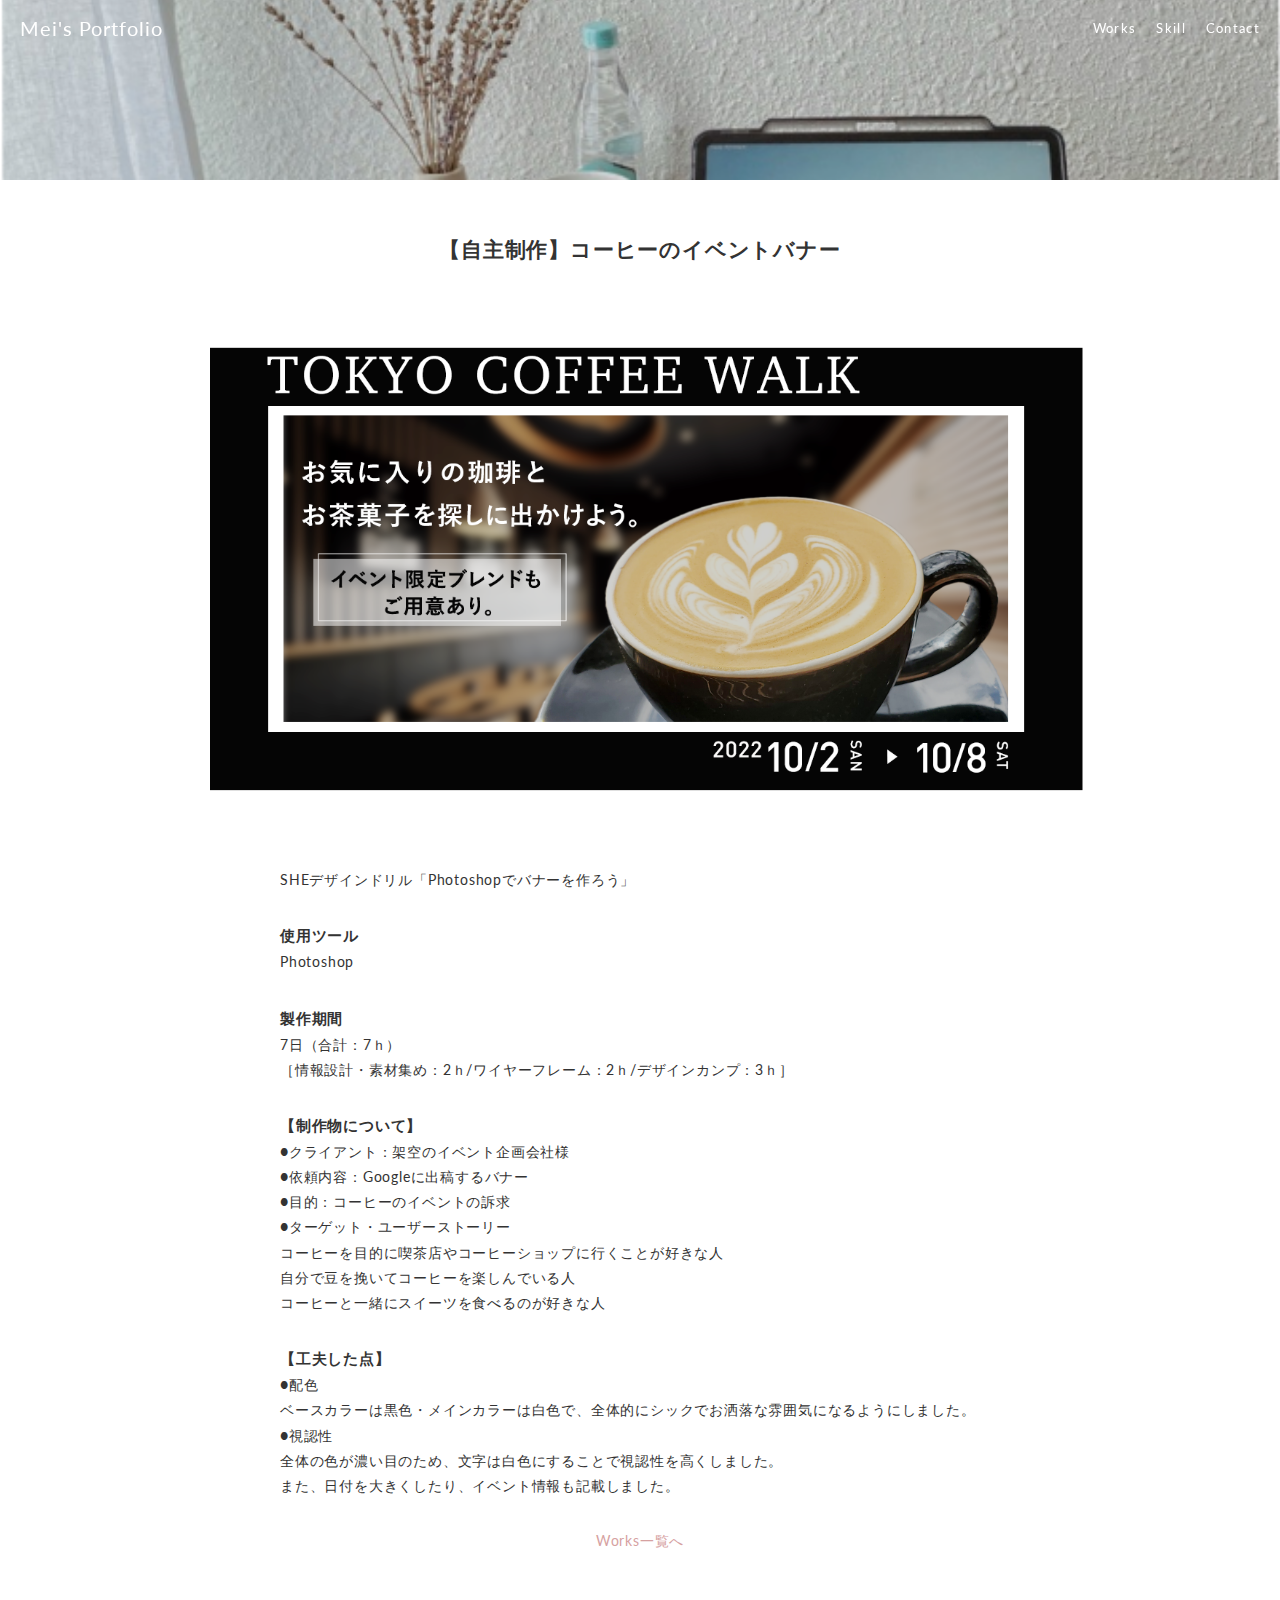
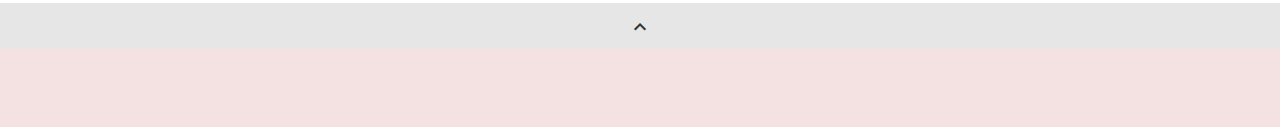
<file: works-coffee.html>
<!DOCTYPE html>
<html>

<head>
  <meta charset="utf-8">
  <meta name="viewport" content="width=device-width,initial-scale=1.0,user-scalable=no">
  <meta property='og:type' content='website'>
  <meta property='og:title' content='WebデザイナーMei Okabe ポートフォリオ'>
  <meta property='og:url' content='URLが入る'>
  <meta property='og:description' content='Mei Okabeのポートフォリオサイトです。'>
  <meta property="og:image" content="img/ogp.png">
  <meta name="description" content="Mei Okabeのポートフォリオサイトです" />
  <title>Mei Okabe ポートフォリオ</title>
  <link rel="preconnect" href="https://fonts.gstatic.com">
  <link href="https://fonts.googleapis.com/css2?family=Lato&display=swap" rel="stylesheet">
  <link href="https://fonts.googleapis.com/css?family=Material+Icons+Outlined" rel="stylesheet">
  <link href="css/ress.css" media="all" rel="stylesheet" type="text/css" />
  <link href="css/style.css" media="all" rel="stylesheet" type="text/css" />
  <link rel="shortcut icon" href="img/favicon.ico" />
  <link rel=”canonical” href=”URLが入る” />
</head>

<body>
  <div class="wrapper">

    <!-- header -->
    <header class="header">
      <div class="header-inner">
        <h1 class="header-logo">
          <a href=".">Mei's Portfolio</a>
        </h1>
        <nav class="header-nav">
          <ul class="header-nav-list">
            <li class="header-nav-item"><a href="./#works">Works</a></li>
            <li class="header-nav-item"><a href="./#skill">Skill</a></li>
            <li class="header-nav-item"><a href="./#contact">Contact</a></li>
          </ul>
        </nav>
      </div>
    </header>
    <!-- /header -->

    <main class="content">

      <!-- sub-main-visual -->
      <div class="sub-main-visual">
        <div class="sub-main-visual-img"></div>
      </div>
      <!-- /sub-main-visual -->

      <article class="article">
        <div class="article-inner">
          <h2 class="article-title">【自主制作】コーヒーのイベントバナー</h2>
          <p class="article-img">
            <img src="img/coffee1.png" alt="">
          </p>
          <div class="article-body">
            <p>
              SHEデザインドリル「Photoshopでバナーを作ろう」
            </p>
            <h3 class="article-info-title">使用ツール</h3>
            <p>Photoshop</p>
            <h3 class="article-info-title">製作期間</h3>
            <p>7日（合計：7ｈ）<br>［情報設計・素材集め：2ｈ/ワイヤーフレーム：2ｈ/デザインカンプ：3ｈ］</p>
            <h3 class="article-info-title">【制作物について】</h3>
            <p>
              ●クライアント：架空のイベント企画会社様<br>●依頼内容：Googleに出稿するバナー<br>●目的：コーヒーのイベントの訴求<br>●ターゲット・ユーザーストーリー<br>コーヒーを目的に喫茶店やコーヒーショップに行くことが好きな人<br>自分で豆を挽いてコーヒーを楽しんでいる人<br>コーヒーと一緒にスイーツを食べるのが好きな人
            </p>
            <h3 class="article-info-title">【工夫した点】</h3>
            <p>
              ●配色<br>ベースカラーは黒色・メインカラーは白色で、全体的にシックでお洒落な雰囲気になるようにしました。<br>●視認性<br>全体の色が濃い目のため、文字は白色にすることで視認性を高くしました。<br>また、日付を大きくしたり、イベント情報も記載しました。
            </p>
          </div>

          <div class="home-link">
            <a href="./#works">Works一覧へ</a>
          </div>
        </div>
      </article>



      <div class="page-top" id="js-page-top">
        <span class="material-icons-outlined">expand_less</span>
      </div>
    </main>

    <!-- footer -->
    <footer class="footer">
      <div class="copyright">&copy;Mei Okabe</div>
    </footer>
    <!-- /footer -->

  </div>
  <script src="https://ajax.googleapis.com/ajax/libs/jquery/3.5.1/jquery.min.js"></script>
  <script type='text/javascript' src="js/script.js"></script>
</body>

</html>
</file>
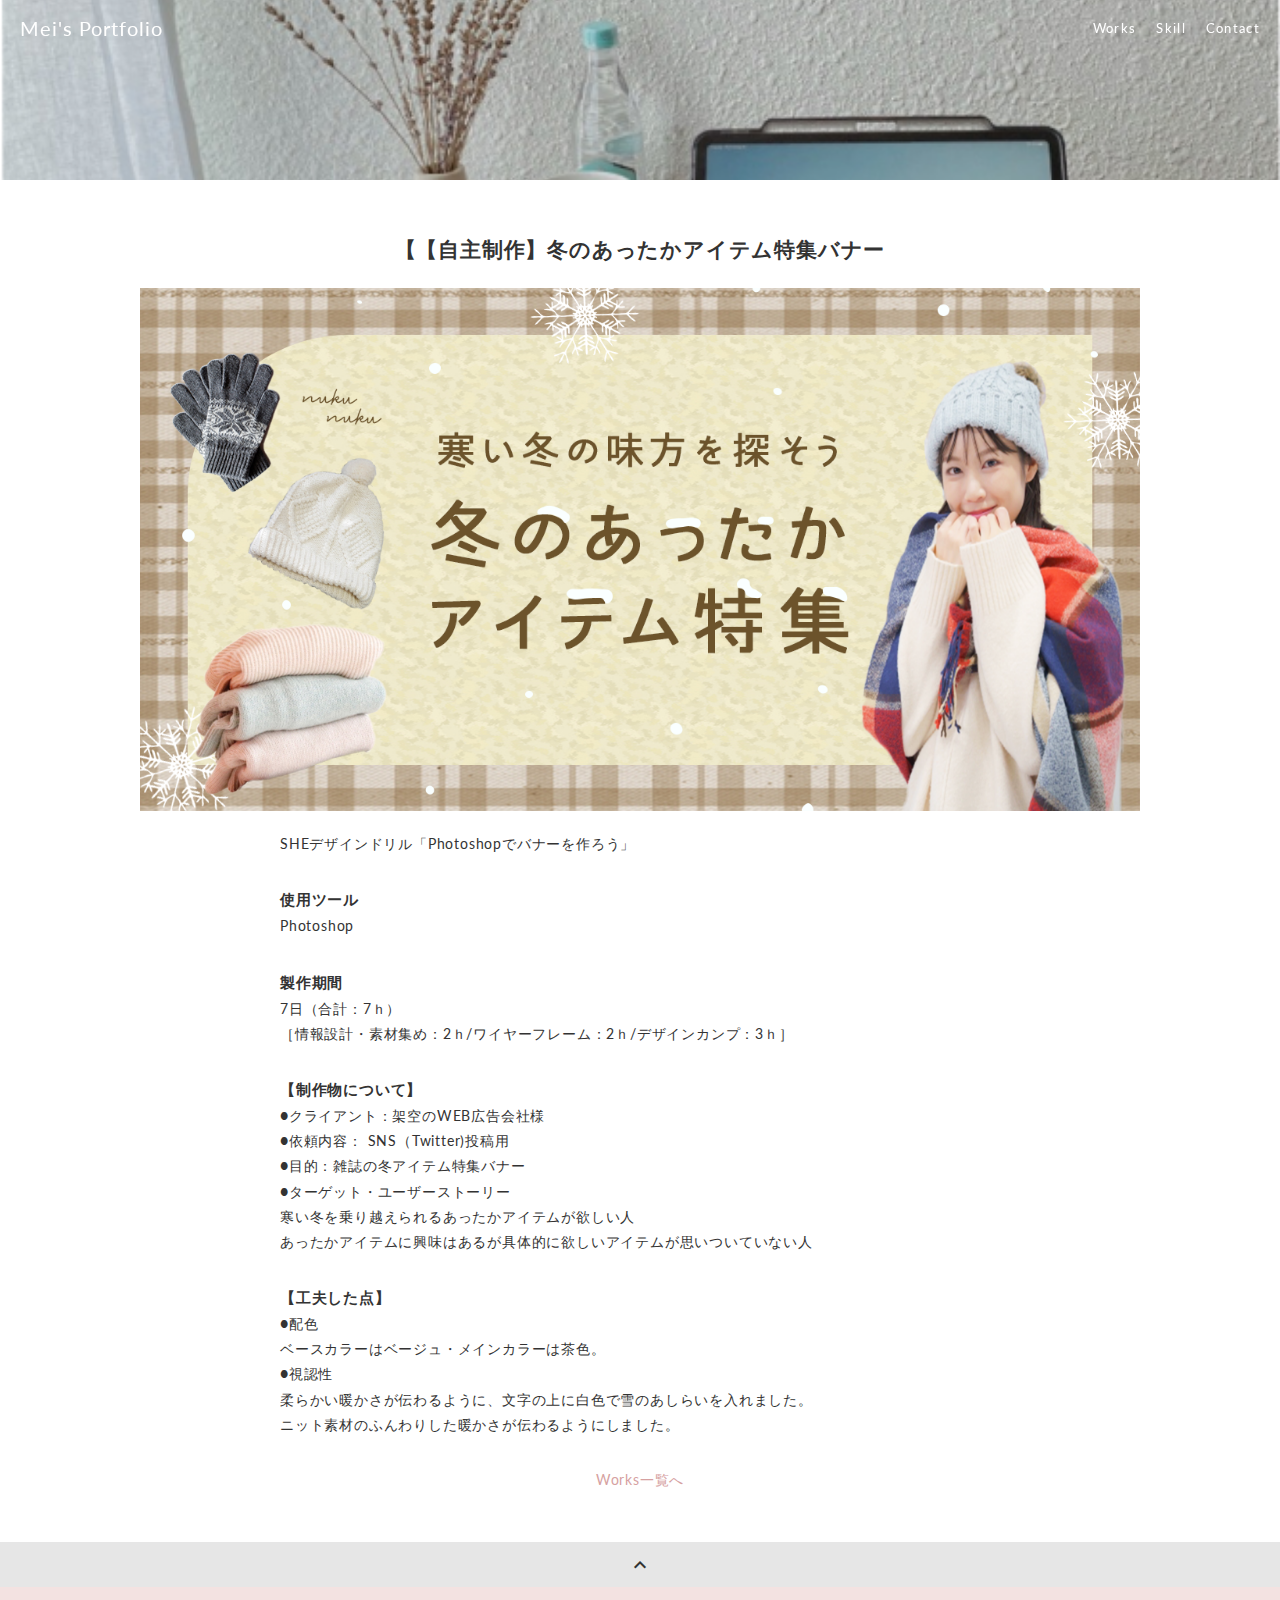
<file: works-fuyu.html>
<!DOCTYPE html>
<html>

<head>
  <meta charset="utf-8">
  <meta name="viewport" content="width=device-width,initial-scale=1.0,user-scalable=no">
  <meta property='og:type' content='website'>
  <meta property='og:title' content='WebデザイナーMei Okabe ポートフォリオ'>
  <meta property='og:url' content='URLが入る'>
  <meta property='og:description' content='Mei Okabeのポートフォリオサイトです。'>
  <meta property="og:image" content="img/ogp.png">
  <meta name="description" content="Mei Okabeのポートフォリオサイトです" />
  <title>Mei Okabe ポートフォリオ</title>
  <link rel="preconnect" href="https://fonts.gstatic.com">
  <link href="https://fonts.googleapis.com/css2?family=Lato&display=swap" rel="stylesheet">
  <link href="https://fonts.googleapis.com/css?family=Material+Icons+Outlined" rel="stylesheet">
  <link href="css/ress.css" media="all" rel="stylesheet" type="text/css" />
  <link href="css/style.css" media="all" rel="stylesheet" type="text/css" />
  <link rel="shortcut icon" href="img/favicon.ico" />
  <link rel=”canonical” href=”URLが入る” />
</head>

<body>
  <div class="wrapper">

    <!-- header -->
    <header class="header">
      <div class="header-inner">
        <h1 class="header-logo">
          <a href=".">Mei's Portfolio</a>
        </h1>
        <nav class="header-nav">
          <ul class="header-nav-list">
            <li class="header-nav-item"><a href="./#works">Works</a></li>
            <li class="header-nav-item"><a href="./#skill">Skill</a></li>
            <li class="header-nav-item"><a href="./#contact">Contact</a></li>
          </ul>
        </nav>
      </div>
    </header>
    <!-- /header -->

    <main class="content">

      <!-- sub-main-visual -->
      <div class="sub-main-visual">
        <div class="sub-main-visual-img"></div>
      </div>
      <!-- /sub-main-visual -->

      <article class="article">
        <div class="article-inner">
          <h2 class="article-title">【【自主制作】冬のあったかアイテム特集バナー
          </h2>
          <p class="article-img">
            <img src="img/冬.png" alt="">
          </p>
          <div class="article-body">
            <p>
              SHEデザインドリル「Photoshopでバナーを作ろう」
            </p>
            <h3 class="article-info-title">使用ツール</h3>
            <p>Photoshop</p>
            <h3 class="article-info-title">製作期間</h3>
            <p>7日（合計：7ｈ）<br>［情報設計・素材集め：2ｈ/ワイヤーフレーム：2ｈ/デザインカンプ：3ｈ］</p>
            <h3 class="article-info-title">【制作物について】</h3>
            <p>●クライアント：架空のWEB広告会社様<br>
              ●依頼内容： SNS（Twitter)投稿用<br>
              ●目的：雑誌の冬アイテム特集バナー
              <br>●ターゲット・ユーザーストーリー<br>
              寒い冬を乗り越えられるあったかアイテムが欲しい人<br>
              あったかアイテムに興味はあるが具体的に欲しいアイテムが思いついていない人<br>
            </p>
            <h3 class="article-info-title">【工夫した点】</h3>
            <p>
              ●配色<br>ベースカラーはベージュ・メインカラーは茶色。<br>
              ●視認性<br>柔らかい暖かさが伝わるように、文字の上に白色で雪のあしらいを入れました。<br>
              ニット素材のふんわりした暖かさが伝わるようにしました。
            </p>
          </div>

          <div class="home-link">
            <a href="./#works">Works一覧へ</a>
          </div>
        </div>
      </article>

      <div class="page-top" id="js-page-top">
        <span class="material-icons-outlined">expand_less</span>
      </div>
    </main>

    <!-- footer -->
    <footer class="footer">
      <div class="copyright">&copy;Mei Okabe</div>
    </footer>
    <!-- /footer -->

  </div>
  <script src="https://ajax.googleapis.com/ajax/libs/jquery/3.5.1/jquery.min.js"></script>
  <script type='text/javascript' src="js/script.js"></script>
</body>

</html>
</file>
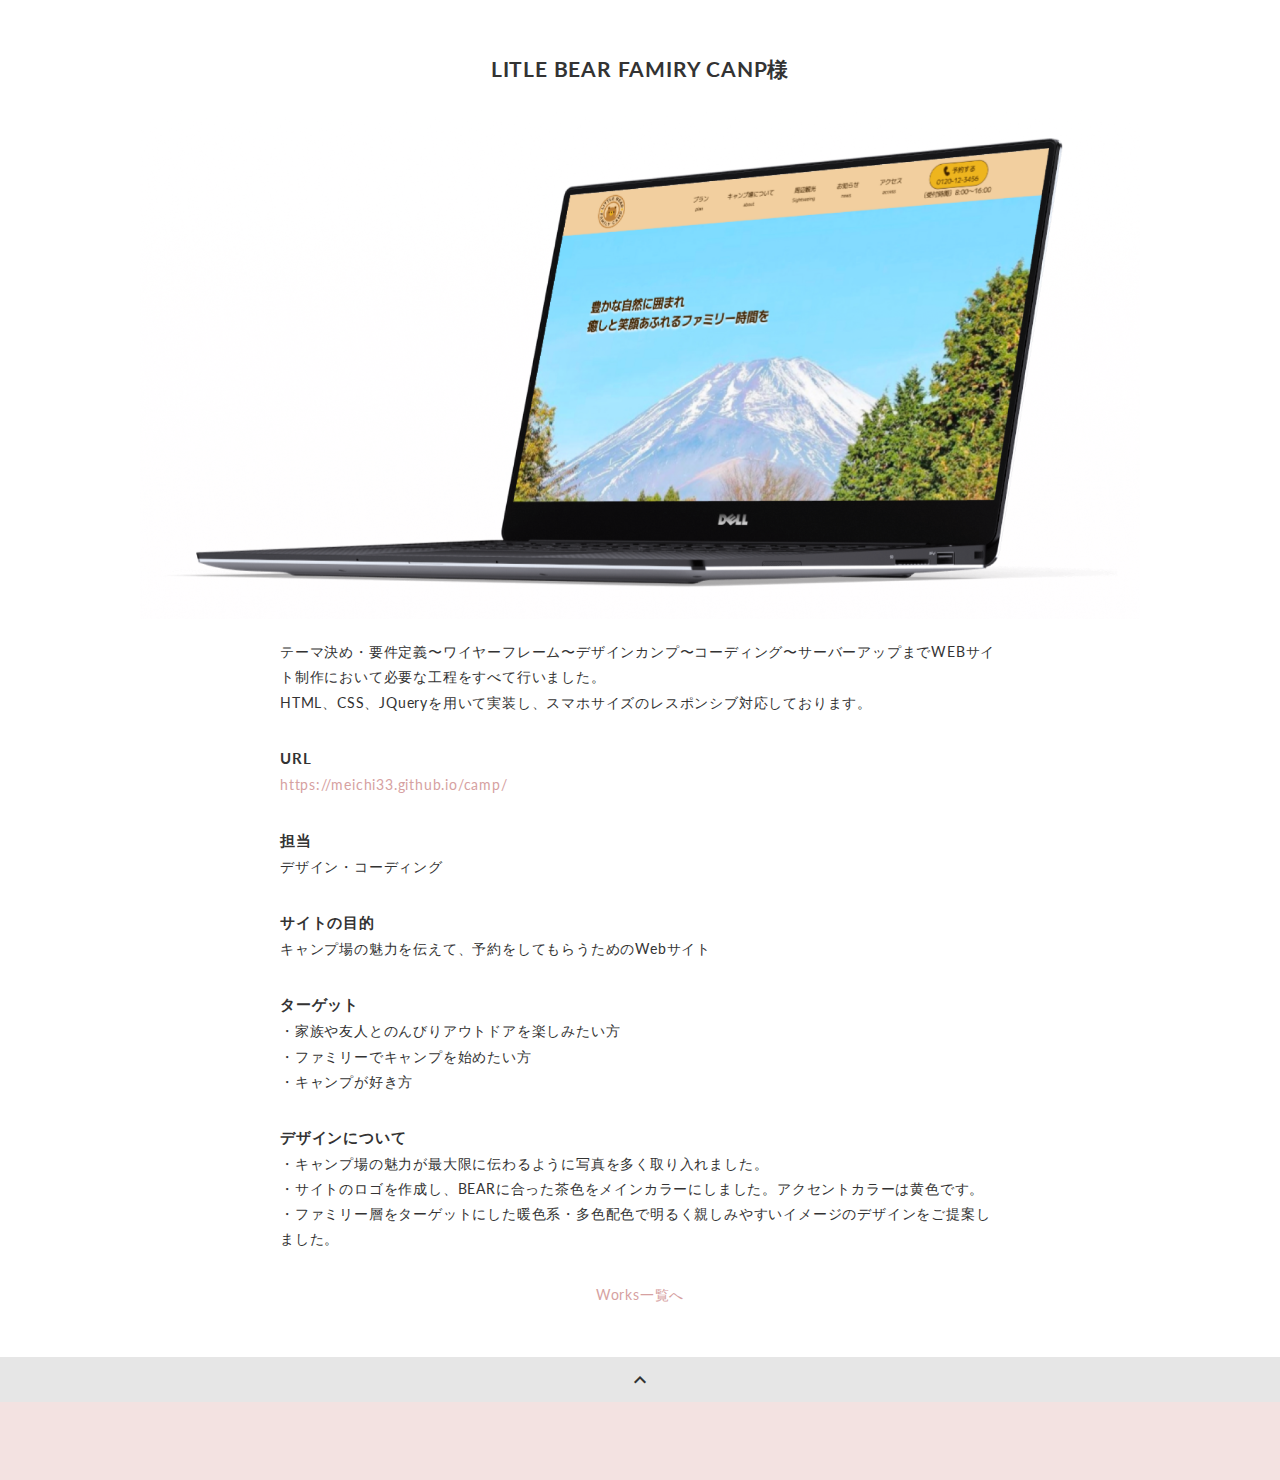
<file: works-orijinaru.html>
<!DOCTYPE html>
<html>

<head>
    <meta charset="utf-8">
    <meta name="viewport" content="width=device-width,initial-scale=1.0,user-scalable=no">
    <meta property='og:type' content='website'>
    <meta property='og:title' content='WebデザイナーMei Okabe ポートフォリオ'>
    <meta property='og:url' content='URLが入る'>
    <meta property='og:description' content='Mei Okabeのポートフォリオサイトです。'>
    <meta property="og:image" content="img/ogp.png">
    <meta name="description" content="Mei Okabeのポートフォリオサイトです" />
    <title>Mei Okabe ポートフォリオ</title>
    <link rel="preconnect" href="https://fonts.gstatic.com">
    <link href="https://fonts.googleapis.com/css2?family=Lato&display=swap" rel="stylesheet">
    <link href="https://fonts.googleapis.com/css?family=Material+Icons+Outlined" rel="stylesheet">
    <link href="css/ress.css" media="all" rel="stylesheet" type="text/css" />
    <link href="css/style.css" media="all" rel="stylesheet" type="text/css" />
    <link rel="shortcut icon" href="img/favicon.ico" />
    <link rel=”canonical” href=”URLが入る” />
</head>

<body>
    <div class="wrapper">

        <!-- header -->
        <header class="header">
            <div class="header-inner">
                <h1 class="header-logo">
                    <a href=".">Mei's Portfolio</a>
                </h1>
                <nav class="header-nav">
                    <ul class="header-nav-list">
                        <li class="header-nav-item"><a href="./#works">Works</a></li>
                        <li class="header-nav-item"><a href="./#skill">Skill</a></li>
                        <li class="header-nav-item"><a href="./#contact">Contact</a></li>
                    </ul>
                </nav>
            </div>
        </header>
        <!-- /header -->
        <main class="content">

            <article class="article">
                <div class="article-inner">
                    <h2 class="article-title">LITLE BEAR FAMIRY CANP様</h2>
                    <p class="article-img">
                        <img src="img/Dell XPS.png" alt="">
                    </p>
                    <div class="article-body">
                        <p>
                            テーマ決め・要件定義〜ワイヤーフレーム〜デザインカンプ〜コーディング〜サーバーアップまでWEBサイト制作において必要な工程をすべて行いました。<br>
                            HTML、CSS、JQueryを用いて実装し、スマホサイズのレスポンシブ対応しております。
                        </p>
                        <h3 class="article-info-title">URL</h3>
                        <p><a href="https://meichi33.github.io/camp/" target="_blank" rel="noopener">https://meichi33.github.io/camp/</a></p>
                        <h3 class="article-info-title">担当</h3>
                        <p>デザイン・コーディング</p>
                        <h3 class="article-info-title">サイトの目的</h3>
                        <p>キャンプ場の魅力を伝えて、予約をしてもらうためのWebサイト
                        </p>
                        <h3 class="article-info-title">ターゲット</h3>
                        <p>・家族や友人とのんびりアウトドアを楽しみたい方<br>
                            ・ファミリーでキャンプを始めたい方<br>
                            ・キャンプが好き方<br>
                        </p>
                        <h3 class="article-info-title">デザインについて</h3>
                        <p>
                            ・キャンプ場の魅力が最大限に伝わるように写真を多く取り入れました。<br>
                            ・サイトのロゴを作成し、BEARに合った茶色をメインカラーにしました。アクセントカラーは黄色です。
                            ・ファミリー層をターゲットにした暖色系・多色配色で明るく親しみやすいイメージのデザインをご提案しました。
                            <br>
                        </p>
                    </div>
                    <div class="home-link">
                        <a href="./#works">Works一覧へ</a>
                    </div>
                </div>
            </article>

            <div class="page-top" id="js-page-top">
                <span class="material-icons-outlined">expand_less</span>
            </div>
        </main>
        <!-- footer -->
        <footer class="footer">
            <div class="copyright">&copy;Mei Okabe</div>
        </footer>
        <!-- /footer -->

    </div>
    <script src="https://ajax.googleapis.com/ajax/libs/jquery/3.5.1/jquery.min.js"></script>
    <script type='text/javascript' src="js/script.js"></script>
</body>

</html>
</file>
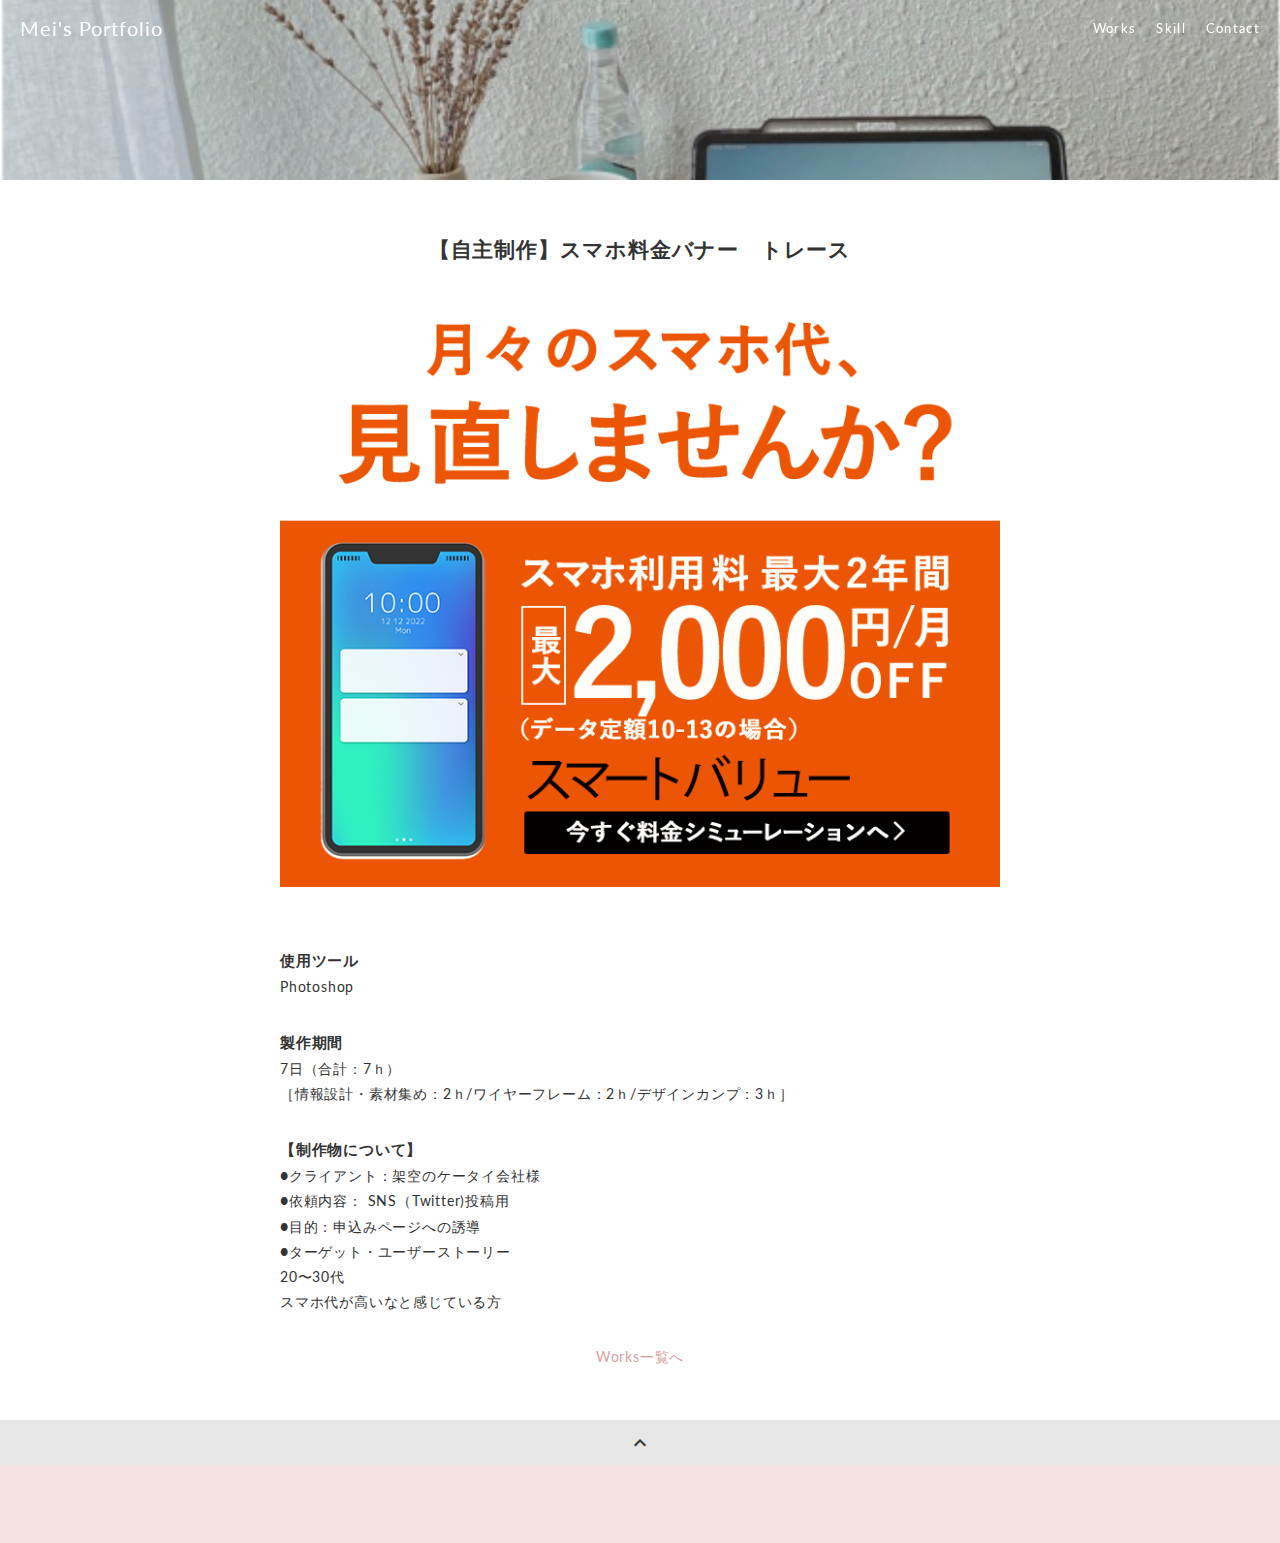
<file: works-sp.html>
<!DOCTYPE html>
<html>

<head>
    <meta charset="utf-8">
    <meta name="viewport" content="width=device-width,initial-scale=1.0,user-scalable=no">
    <meta property='og:type' content='website'>
    <meta property='og:title' content='WebデザイナーMei Okabe ポートフォリオ'>
    <meta property='og:url' content='URLが入る'>
    <meta property='og:description' content='Mei Okabeのポートフォリオサイトです。'>
    <meta property="og:image" content="img/ogp.png">
    <meta name="description" content="Mei Okabeのポートフォリオサイトです" />
    <title>Mei Okabe ポートフォリオ</title>
    <link rel="preconnect" href="https://fonts.gstatic.com">
    <link href="https://fonts.googleapis.com/css2?family=Lato&display=swap" rel="stylesheet">
    <link href="https://fonts.googleapis.com/css?family=Material+Icons+Outlined" rel="stylesheet">
    <link href="css/ress.css" media="all" rel="stylesheet" type="text/css" />
    <link href="css/style.css" media="all" rel="stylesheet" type="text/css" />
    <link rel="shortcut icon" href="img/favicon.ico" />
    <link rel=”canonical” href=”URLが入る” />
</head>

<body>
    <div class="wrapper">

        <!-- header -->
        <header class="header">
            <div class="header-inner">
                <h1 class="header-logo">
                    <a href=".">Mei's Portfolio</a>
                </h1>
                <nav class="header-nav">
                    <ul class="header-nav-list">
                        <li class="header-nav-item"><a href="./#works">Works</a></li>
                        <li class="header-nav-item"><a href="./#skill">Skill</a></li>
                        <li class="header-nav-item"><a href="./#contact">Contact</a></li>
                    </ul>
                </nav>
            </div>
        </header>
        <!-- /header -->

        <main class="content">

            <!-- sub-main-visual -->
            <div class="sub-main-visual">
                <div class="sub-main-visual-img"></div>
            </div>
            <!-- /sub-main-visual -->

            <article class="article">
                <div class="article-inner">
                    <h2 class="article-title">【自主制作】スマホ料金バナー　トレース
                    </h2>
                    <div class="article-body">
                        <p class="article-img">
                            <img src="img/スマホ.png" alt="">
                        </p>
                        <h3 class="article-info-title">使用ツール</h3>
                        <p>Photoshop</p>
                        <h3 class="article-info-title">製作期間</h3>
                        <p>7日（合計：7ｈ）<br>［情報設計・素材集め：2ｈ/ワイヤーフレーム：2ｈ/デザインカンプ：3ｈ］</p>
                        <h3 class="article-info-title">【制作物について】</h3>
                        <p>●クライアント：架空のケータイ会社様<br>
                            ●依頼内容： SNS（Twitter)投稿用<br>
                            ●目的：申込みページへの誘導<br>
                            ●ターゲット・ユーザーストーリー<br>
                            20〜30代<br>
                            スマホ代が高いなと感じている方<br></p>
                        <div class="home-link">
                            <a href="./#works">Works一覧へ</a>
                        </div>
                    </div>
                </div>
            </article>

            <div class="page-top" id="js-page-top">
                <span class="material-icons-outlined">expand_less</span>
            </div>
        </main>


        <!-- footer -->
        <footer class="footer">
            <div class="copyright">&copy;Mei Okabe</div>
        </footer>
        <!-- /footer -->

    </div>
    <script src="https://ajax.googleapis.com/ajax/libs/jquery/3.5.1/jquery.min.js"></script>
    <script type='text/javascript' src="js/script.js"></script>
</body>

</html>
</file>
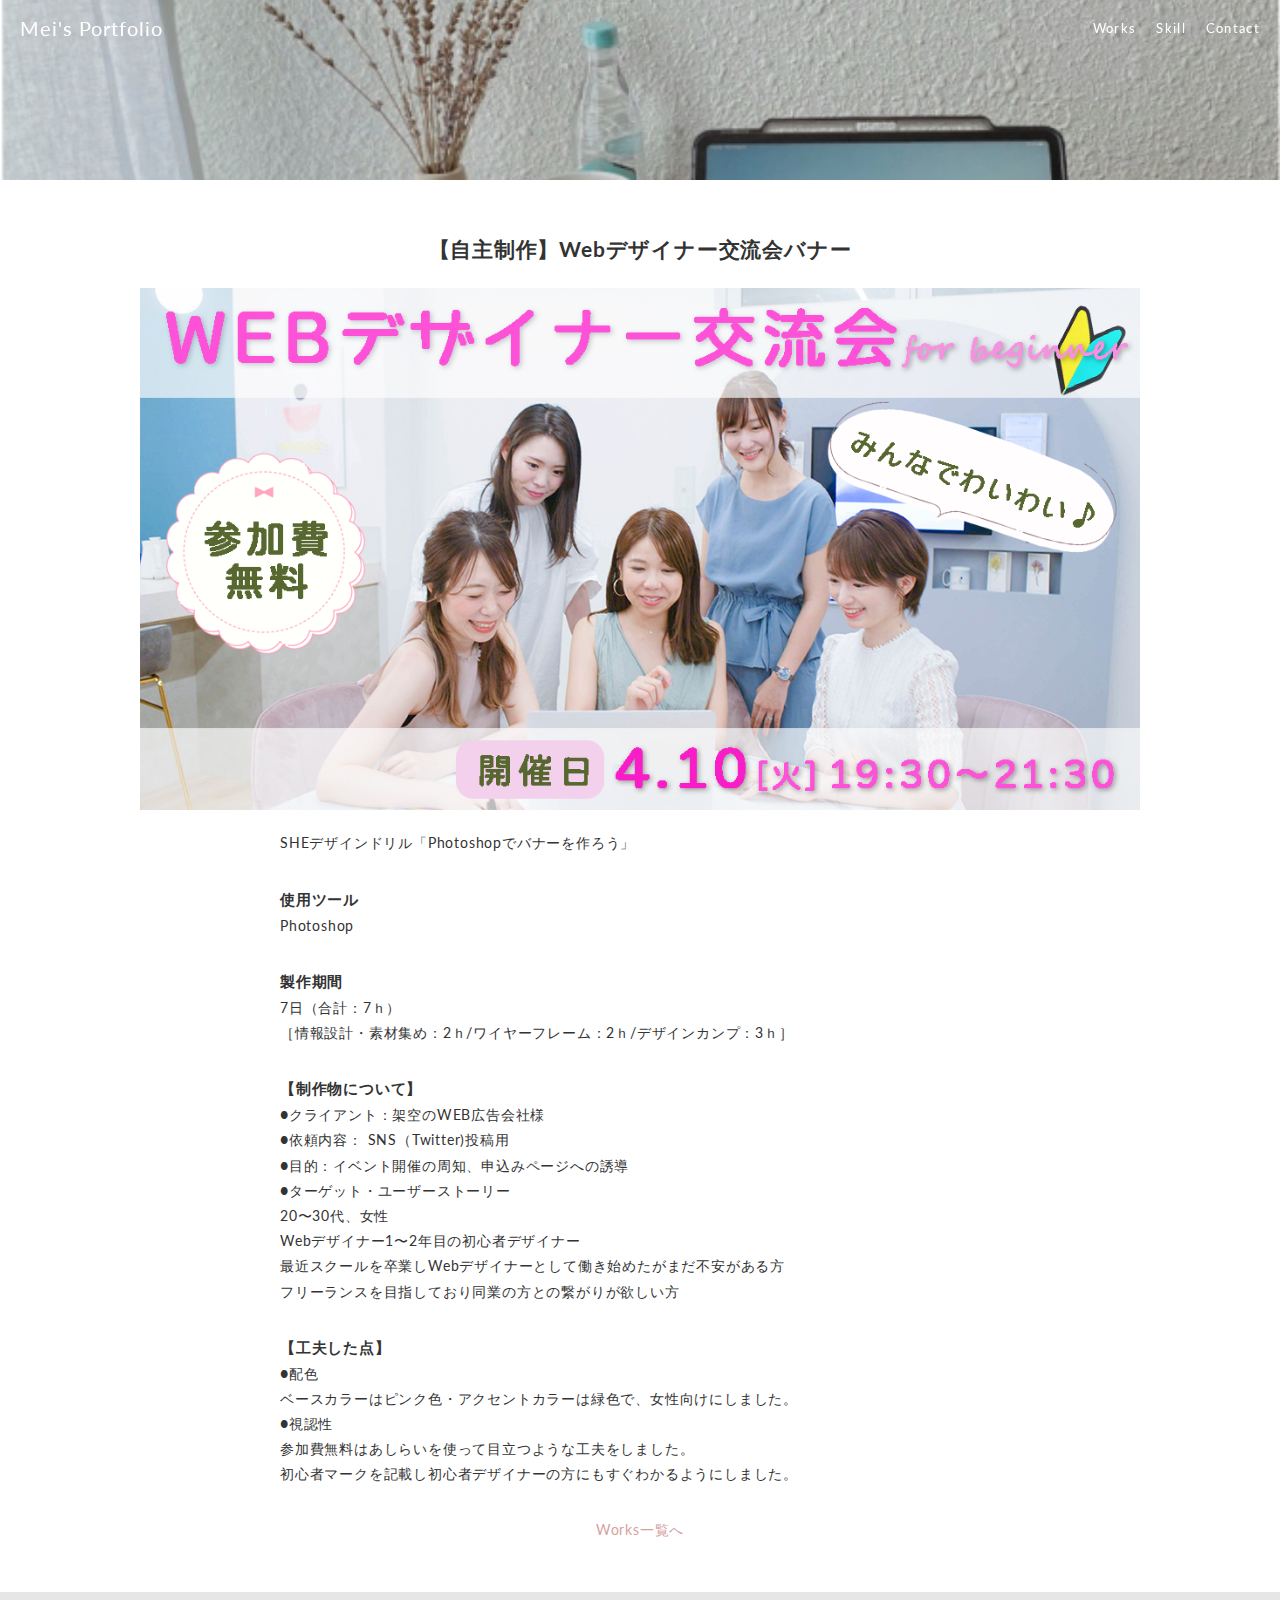
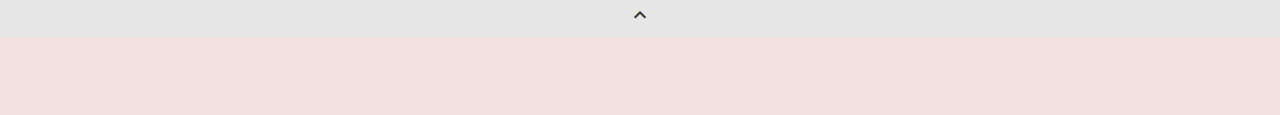
<file: works-web.html>
<!DOCTYPE html>
<html>

<head>
  <meta charset="utf-8">
  <meta name="viewport" content="width=device-width,initial-scale=1.0,user-scalable=no">
  <meta property='og:type' content='website'>
  <meta property='og:title' content='WebデザイナーMei Okabe ポートフォリオ'>
  <meta property='og:url' content='URLが入る'>
  <meta property='og:description' content='Mei Okabeのポートフォリオサイトです。'>
  <meta property="og:image" content="img/ogp.png">
  <meta name="description" content="Mei Okabeのポートフォリオサイトです" />
  <title>Mei Okabe ポートフォリオ</title>
  <link rel="preconnect" href="https://fonts.gstatic.com">
  <link href="https://fonts.googleapis.com/css2?family=Lato&display=swap" rel="stylesheet">
  <link href="https://fonts.googleapis.com/css?family=Material+Icons+Outlined" rel="stylesheet">
  <link href="css/ress.css" media="all" rel="stylesheet" type="text/css" />
  <link href="css/style.css" media="all" rel="stylesheet" type="text/css" />
  <link rel="shortcut icon" href="img/favicon.ico" />
  <link rel=”canonical” href=”URLが入る” />
</head>

<body>
  <div class="wrapper">

    <!-- header -->
    <header class="header">
      <div class="header-inner">
        <h1 class="header-logo">
          <a href=".">Mei's Portfolio</a>
        </h1>
        <nav class="header-nav">
          <ul class="header-nav-list">
            <li class="header-nav-item"><a href="./#works">Works</a></li>
            <li class="header-nav-item"><a href="./#skill">Skill</a></li>
            <li class="header-nav-item"><a href="./#contact">Contact</a></li>
          </ul>
        </nav>
      </div>
    </header>
    <!-- /header -->

    <main class="content">

      <!-- sub-main-visual -->
      <div class="sub-main-visual">
        <div class="sub-main-visual-img"></div>
      </div>
      <!-- /sub-main-visual -->

      <article class="article">
        <div class="article-inner">
          <h2 class="article-title">【自主制作】Webデザイナー交流会バナー
          </h2>
          <p class="article-img">
            <img src="img/交流会.png" alt="">
          </p>
          <div class="article-body">
            <p>
              SHEデザインドリル「Photoshopでバナーを作ろう」
            </p>
            <h3 class="article-info-title">使用ツール</h3>
            <p>Photoshop</p>
            <h3 class="article-info-title">製作期間</h3>
            <p>7日（合計：7ｈ）<br>［情報設計・素材集め：2ｈ/ワイヤーフレーム：2ｈ/デザインカンプ：3ｈ］</p>
            <h3 class="article-info-title">【制作物について】</h3>
            <p>●クライアント：架空のWEB広告会社様<br>
              ●依頼内容： SNS（Twitter)投稿用<br>
              ●目的：イベント開催の周知、申込みページへの誘導<br>
              ●ターゲット・ユーザーストーリー<br>
              20〜30代、女性<br>
              Webデザイナー1〜2年目の初心者デザイナー<br>
              最近スクールを卒業しWebデザイナーとして働き始めたがまだ不安がある方<br>
              フリーランスを目指しており同業の方との繋がりが欲しい方<br>
            </p>
            <h3 class="article-info-title">【工夫した点】</h3>
            <p>●配色<br>ベースカラーはピンク色・アクセントカラーは緑色で、女性向けにしました。<br>
              ●視認性<br>
              参加費無料はあしらいを使って目立つような工夫をしました。<br>
              初心者マークを記載し初心者デザイナーの方にもすぐわかるようにしました。</p>
          </div>

          <div class="home-link">
            <a href="./#works">Works一覧へ</a>
          </div>
        </div>
      </article>

      <div class="page-top" id="js-page-top">
        <span class="material-icons-outlined">expand_less</span>
      </div>
    </main>


    <!-- footer -->
    <footer class="footer">
      <div class="copyright">&copy;Mei Okabe</div>
    </footer>
    <!-- /footer -->

  </div>
  <script src="https://ajax.googleapis.com/ajax/libs/jquery/3.5.1/jquery.min.js"></script>
  <script type='text/javascript' src="js/script.js"></script>
</body>

</html>
</file>
<file: css/ress.css>
/*!
 * ress.css • v3.0.1
 * MIT License
 * github.com/filipelinhares/ress
 */

/* # =================================================================
   # Global selectors
   # ================================================================= */

html {
  box-sizing: border-box;
  word-break: normal;
  -moz-tab-size: 4;
  tab-size: 4;

  -webkit-text-size-adjust: 100%; /* Prevent adjustments of font size after orientation changes in iOS */
}

*,
::before,
::after {
  box-sizing: inherit;
  background-repeat: no-repeat; /* Set `background-repeat: no-repeat` to all elements and pseudo elements */
}

::before,
::after {
  vertical-align: inherit;
  text-decoration: inherit; /* Inherit text-decoration and vertical align to ::before and ::after pseudo elements */
}

* {
  margin: 0;
  padding: 0; /* Reset `padding` and `margin` of all elements */
}

/* # =================================================================
   # General elements
   # ================================================================= */

hr {
  overflow: visible; /* Show the overflow in Edge and IE */
  height: 0; /* Add the correct box sizing in Firefox */
}

details,
main {
  display: block; /* Render the `main` element consistently in IE. */
}

summary {
  display: list-item; /* Add the correct display in all browsers */
}

small {
  font-size: 80%; /* Set font-size to 80% in `small` elements */
}

[hidden] {
  display: none; /* Add the correct display in IE */
}

abbr[title] {
  /* Add the correct text decoration in Chrome, Edge, IE, Opera, and Safari */
  text-decoration: underline;
  text-decoration: underline dotted;
  border-bottom: none; /* Remove the bottom border in Chrome 57 */
}

a {
  background-color: transparent; /* Remove the gray background on active links in IE 10 */
}

a:active,
a:hover {
  outline-width: 0; /* Remove the outline when hovering in all browsers */
}

code,
kbd,
pre,
samp {
  font-family: monospace, monospace; /* Specify the font family of code elements */
}

pre {
  font-size: 1em; /* Correct the odd `em` font sizing in all browsers */
}

b,
strong {
  font-weight: bolder; /* Add the correct font weight in Chrome, Edge, and Safari */
}

/* https://gist.github.com/unruthless/413930 */
sub,
sup {
  position: relative;
  font-size: 75%;
  line-height: 0;
  vertical-align: baseline;
}

sub {
  bottom: -.25em;
}

sup {
  top: -.5em;
}

/* # =================================================================
   # Forms
   # ================================================================= */

input {
  border-radius: 0;
}

/* Replace pointer cursor in disabled elements */
[disabled] {
  cursor: default;
}

[type="number"]::-webkit-inner-spin-button,
[type="number"]::-webkit-outer-spin-button {
  height: auto; /* Correct the cursor style of increment and decrement buttons in Chrome */
}

[type="search"] {
  outline-offset: -2px; /* Correct the outline style in Safari */

  -webkit-appearance: textfield; /* Correct the odd appearance in Chrome and Safari */
}

[type="search"]::-webkit-search-decoration {
  -webkit-appearance: none; /* Remove the inner padding in Chrome and Safari on macOS */
}

textarea {
  overflow: auto; /* Internet Explorer 11+ */
  resize: vertical; /* Specify textarea resizability */
}

button,
input,
optgroup,
select,
textarea {
  font: inherit; /* Specify font inheritance of form elements */
}

optgroup {
  font-weight: bold; /* Restore the font weight unset by the previous rule */
}

button {
  overflow: visible; /* Address `overflow` set to `hidden` in IE 8/9/10/11 */
}

button,
select {
  text-transform: none; /* Firefox 40+, Internet Explorer 11- */
}

/* Apply cursor pointer to button elements */
button,
[type="button"],
[type="reset"],
[type="submit"],
[role="button"] {
  cursor: pointer;
  color: inherit;
}

/* Remove inner padding and border in Firefox 4+ */
button::-moz-focus-inner,
[type="button"]::-moz-focus-inner,
[type="reset"]::-moz-focus-inner,
[type="submit"]::-moz-focus-inner {
  padding: 0;
  border-style: none;
}

/* Replace focus style removed in the border reset above */
button:-moz-focusring,
[type="button"]::-moz-focus-inner,
[type="reset"]::-moz-focus-inner,
[type="submit"]::-moz-focus-inner {
  outline: 1px dotted ButtonText;
}

button,
html [type="button"],
/* Prevent a WebKit bug where (2) destroys native `audio` and `video`controls in Android 4 */
[type="reset"],
[type="submit"] {
  -webkit-appearance: button; /* Correct the inability to style clickable types in iOS */
}

/* Remove the default button styling in all browsers */
button,
input,
select,
textarea {
  border-style: none;
  background-color: transparent;
}

/* Style select like a standard input */
select {
  -webkit-appearance: none; /* Chrome 41+ */
  -moz-appearance: none; /* Firefox 36+ */
}

select::-ms-expand {
  display: none; /* Internet Explorer 11+ */
}

select::-ms-value {
  color: currentColor; /* Internet Explorer 11+ */
}

legend {
  display: table; /* Correct the text wrapping in Edge and IE */
  max-width: 100%; /* Correct the text wrapping in Edge and IE */
  max-width: 100%; /* Correct the text wrapping in Edge 18- and IE */
  white-space: normal; /* Correct the text wrapping in Edge and IE */
  color: inherit; /* Correct the color inheritance from `fieldset` elements in IE */
  border: 0; /* Correct `color` not being inherited in IE 8/9/10/11 */
}

::-webkit-file-upload-button {
  font: inherit; /* Change font properties to `inherit` in Chrome and Safari */
  color: inherit;
  /* Correct the inability to style clickable types in iOS and Safari */

  -webkit-appearance: button;
}

/* # =================================================================
   # Specify media element style
   # ================================================================= */

img {
  border-style: none; /* Remove border when inside `a` element in IE 8/9/10 */
}

/* Add the correct vertical alignment in Chrome, Firefox, and Opera */
progress {
  vertical-align: baseline;
}

/* # =================================================================
   # Accessibility
   # ================================================================= */

/* Hide content from screens but not screenreaders */
@media screen {
  [hidden~="screen"] {
    display: inherit;
  }
  [hidden~="screen"]:not(:active):not(:focus):not(:target) {
    position: absolute !important;
    clip: rect(0 0 0 0) !important;
  }
}

/* Specify the progress cursor of updating elements */
[aria-busy="true"] {
  cursor: progress;
}

/* Specify the pointer cursor of trigger elements */
[aria-controls] {
  cursor: pointer;
}

/* Specify the unstyled cursor of disabled, not-editable, or otherwise inoperable elements */
[aria-disabled] {
  cursor: default;
}
</file>
<file: css/style.css>
body {
  font-family: "Lato","Helvetica Neue",Arial,"Hiragino Kaku Gothic ProN","Hiragino Sans",Meiryo,sans-serif;
  font-size: 14px;
  line-height: 1.8;
  letter-spacing: .8px;
  color: #333;
}

a {
  transition: opacity .3s;
  text-decoration: none;
  color: #D6A1A1;
}

img {
  max-width: 100%;
  height: auto;
  vertical-align: bottom;
  border-style: none;
}

ul,
li {
  list-style: none;
}

.pc-only {
  display: block;
}

.sp-only {
  display: none;
}

/*--------------------------------
 レイアウト
---------------------------------*/
.section {
  padding: 80px 0;
}

.inner {
  max-width: 1340px;
  margin: 0 auto;
  padding: 0 40px;
}

/*--------------------------------
 見出し
---------------------------------*/
.title {
  font-size: 34px;
  font-weight: normal;
  line-height: 1;
  margin-bottom: 40px;
  text-align: center;
  letter-spacing: .05em;
  color: #333;
  ;
}

.lead {
  margin-bottom: 30px;
  text-align: center;
}

/*--------------------------------
ヘッダー
---------------------------------*/
.header {
  position: fixed;
  top: 0;
  z-index: 1;
  width: 100%;
  transition: background-color .6s;
}

.header.active {
  background-color: #F3E2E1;
}

.header-inner {
  display: flex;
  align-items: center;
  justify-content: space-between;
  padding: 15px 20px;
}

.header-logo {
  font-size: 20px;
  font-weight: normal;
  line-height: 1.2;
  margin-right: 20px;
  letter-spacing: .05em;
}

.header-logo a {
  color: #fff;
}

.header-nav-list {
  display: flex;
  justify-content: space-between;
}

.header-nav-item:not(:last-child) {
  margin-right: 20px;
}

.header-nav-item a {
  font-size: 13px;
  padding: 5px 0;
  letter-spacing: .1em;
  color: #fff;
}

.header-nav-item a:hover {
  opacity: .8;
}

/*--------------------------------
 メインビジュアル
---------------------------------*/
.main-visual-img {
  height: 700px;
  background-image: url(../img/Rectangle\ 1.png);
  background-repeat: no-repeat;
  background-position:bottom;
  background-size: cover;
}

.sub-main-visual-img {
  height: 180px;
  background-image: url(../img/Rectangle\ 1.png);
  background-repeat: no-repeat;
  background-position: center center;
  background-size: cover;
}

/*--------------------------------
 プロフィール
---------------------------------*/
.profile {
  padding: 50px 0;
}

.profile-title {
  font-size: 24px;
  margin-bottom: 20px;
  text-align: center;
  color: #333;
}

.profile-text {
  max-width: 500px;
  margin: 0 auto;
}

/*--------------------------------
 Works
---------------------------------*/
.works-list {
  display: flex;
  flex-wrap: wrap;
  margin-bottom: -40px;
}

.works-item {
  width: 31.74603%;
  margin-right: 1.58730%;
  margin-bottom: 40px;
  color: #333;
}

.works-item:hover {
  opacity: .9;
}

.works-item:nth-of-type(3n) {
  margin-right: 0;
}

.works-img img {
  border: 1px solid #e6e6e6;
}
.works-img a:hover{ 
  opacity:0.7;
  transition: 0.3s;
}

.works-name {
  font-size: 12px;
  font-weight: bold;
  margin-top: 8px;
}

.works-info {
  font-size: 10px;
}

/*--------------------------------
 Skill
---------------------------------*/
.skill-list {
  display: flex;
  flex-wrap: wrap;
  justify-content: space-between;
  margin-bottom: -50px;
}

.skill-item {
  display: flex;
  align-items: flex-start;
  justify-content: space-between;
  width: 48%;
  margin-bottom: 50px;
}

.skill-img {
  width: 60px;
  height: auto;
  margin-right: 20px;
}

.skill-body {
  flex: 1;
}

.skill-name {
  margin-bottom: 3px;
}

/*--------------------------------
 Contact
---------------------------------*/
.contact-list {
  display: flex;
  flex-wrap: wrap;
  justify-content: center;
}

.contact-item {
  display: block;
  margin: 0 20px;
  text-align: center;
}

.contact-text {
  margin-top: 10px;
  text-align: center;
}
/*--------------------------------
 ページトップ
---------------------------------*/
.page-top {
  font-weight: bold;
  padding: 10px;
  cursor: pointer;
  text-align: center;
  background-color: #e6e6e6;
}

.page-top .material-icons-outlined {
  vertical-align: bottom;
}

/*--------------------------------
 フッター
---------------------------------*/
.footer {
  padding: 30px;
  background-color: #F3E2E1;
}

.copyright {
  font-size: 10px;
  text-align: center;
  color: #F3E2E1;
}

/*--------------------------------
 下層：Worksページ
---------------------------------*/
.article {
  padding: 50px 0;
}

.article-inner {
  max-width: 1040px;
  margin: 0 auto;
  padding: 0 20px;
}

.article-title {
  margin-bottom: 20px;
  text-align: center;
}

.article-img {
  margin-bottom: 20px;
}

.article-body {
  max-width: 720px;
  margin: 0 auto;
}

.article-info-title {
  font-size: 15px;
}

.article-body img {
  margin-bottom: 30px;
}

.article-body p {
  margin-bottom: 30px;
}

.home-link {
  text-align: center;;
}

/*media Queries 767
----------------------------------------------------*/
@media screen and (max-width: 767px) {
  body {
    font-size: 13px;
    line-height: 1.7;
  }

  .pc-only {
    display: none;
  }

  .sp-only {
    display: block;
  }

  /* 見出し */
  .title {
    font-size: 26px;
    margin-bottom: 20px;
  }

  /* レイアウト */
  .section {
    padding: 40px 0;
  }

  .inner {
    padding: 0 15px;
  }

  /* ヘッダー */
  .header-logo {
    font-size: 16px;
  }

  .header-nav-item:not(:last-child) {
    margin-right: 10px;
  }

  .header-nav-item a {
    font-size: 12px;
  }

  /* メインビジュアル */
  .main-visual-img {
    height: 60vh;
    background-image: url(../img/Rectangle\ 1.png);
  }
  .sub-main-visual-img {
    height: 100px;
    background-image: url(../img/Rectangle\ 1.png);
  }

  /* プロフィール */
  .profile {
    padding: 30px 0;
  }
  .profile-title {
    font-size: 20px;
  }

  /* Works */
  .works-name {
    font-size: 10px;
  }

  .works-list {
    justify-content: space-between;
  }

  .works-item {
    flex: 0 0 48%;
    margin-right: 0;
    margin-bottom: 30px;
  }

  /* Skill */
  .skill-list {
    display: block;
    margin-bottom: 0;
  }

  .skill-item {
    width: 100%;
    margin-bottom: 35px;
  }

  .skill-item:last-child {
    margin-bottom: 0;
  }

  /* Contact */
  .contact-item {
    margin: 0 10px;
  }

  /* フッター */
  .footer {
    padding: 20px 0;
  }
}
</file>
